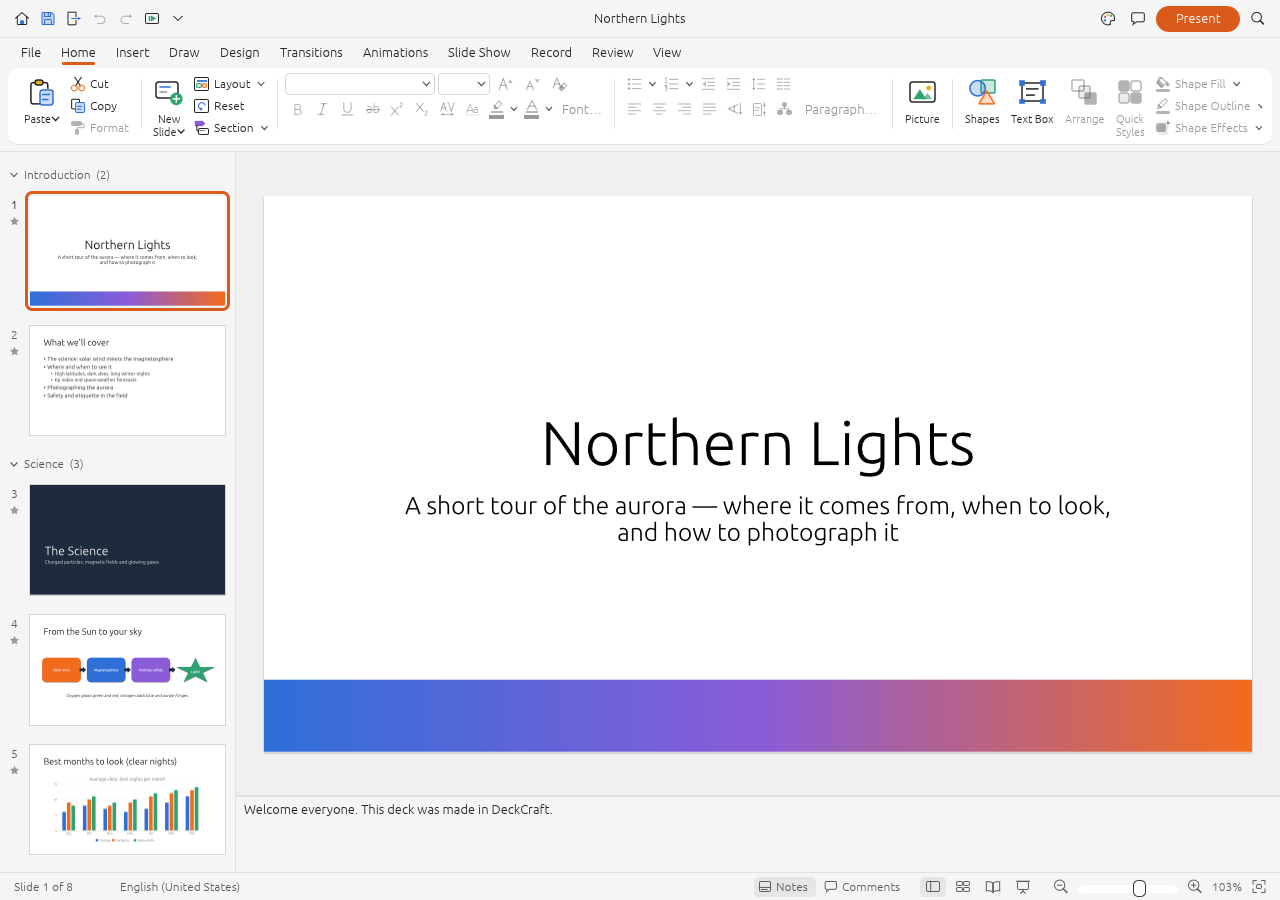
<file: wasm/deckcraft/index.html>
<!DOCTYPE html>
<html lang="en">
<head>
  <script src="./host-bridge.js" data-module="deckcraft" data-version="0.8.0"></script>
  <meta charset="utf-8">
  <meta name="viewport" content="width=device-width, initial-scale=1, user-scalable=no">
  <title>DeckCraft</title>
  
<script type="module" src="./boot.js"></script>
  <link rel="icon" href="./ai.storyteller.deckcraft-74e97653dd8dd002.png" integrity="sha384-THDce39ERZRgdnEtM/35FnmU4IExPfz9k2XrApCGWP0NUMC98NUWG1VYUMNXNCiD"/>
  <style>
    html, body { margin: 0; padding: 0; width: 100%; height: 100%; overflow: hidden; background: #262626; }
    #deckcraft_canvas { position: absolute; inset: 0; width: 100%; height: 100%; display: block; }
    #deckcraft_loading { position: absolute; inset: 0; display: flex; flex-direction: column; align-items: center; justify-content: center;
      color: #b8b8b8; font: 14px system-ui, sans-serif; pointer-events: none; }
  </style>
<link rel="modulepreload" href="./deckcraft-web-c22a3bfc8b8eeaf6.js" crossorigin="anonymous" integrity="sha384-as4rBrliLo1MSceer0Jt4KJo9Qio4S/anVDFtyw0+XH5lFoalrj8l/GwLrHjx4O3"><link rel="preload" href="./deckcraft-web-c22a3bfc8b8eeaf6_bg.wasm?v=patched1" crossorigin="anonymous" integrity="sha384-1bSXfjtr2LZGW8uax2eNVItz5Oi9EufSoKjUdMHBa6RbIha/qaN8QN/riNu5u7Pf" as="fetch" type="application/wasm"></head>
<body>
  <canvas id="deckcraft_canvas"></canvas>
  <div id="deckcraft_loading">Loading DeckCraft&hellip;</div>
</body>
</html>
</file>
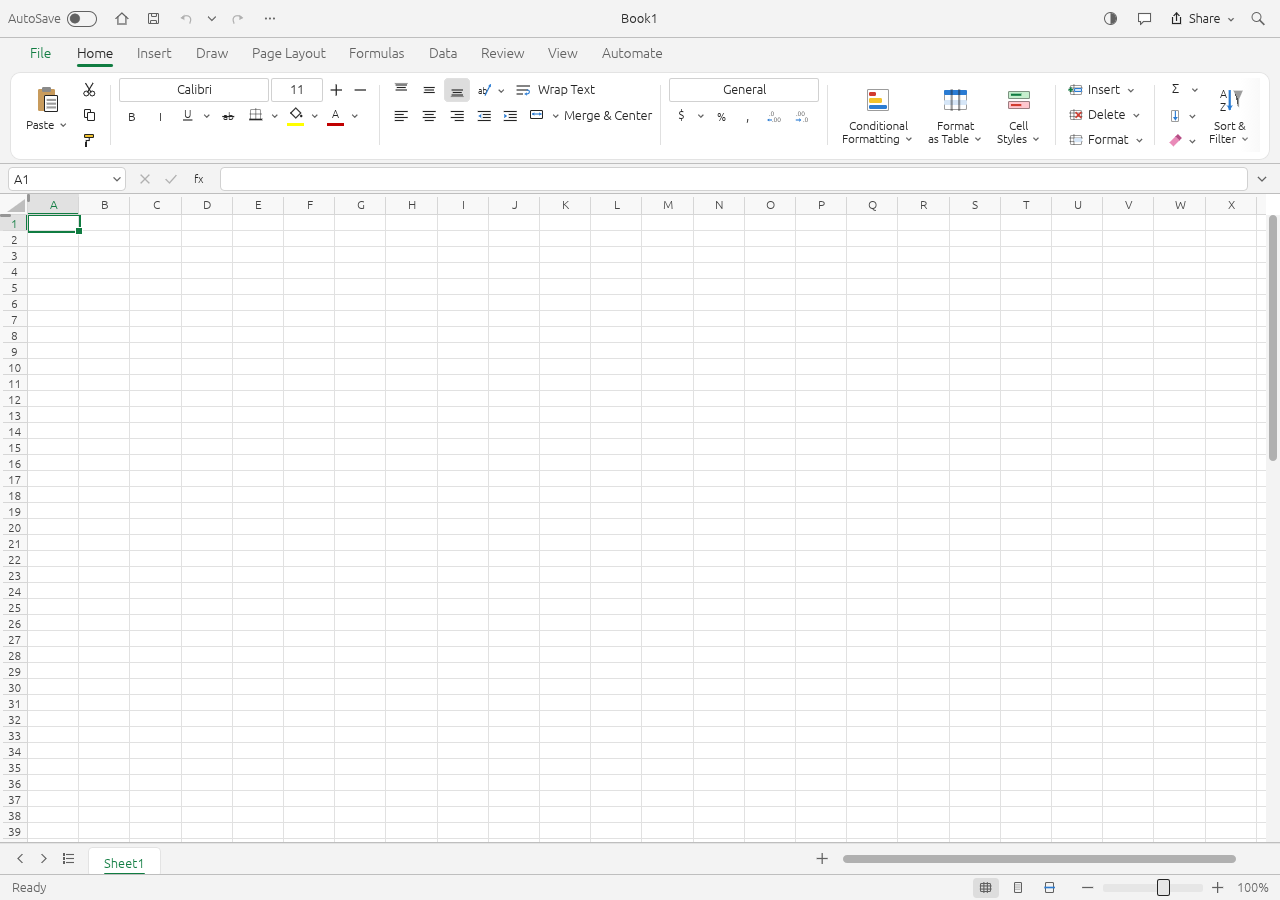
<file: wasm/gridcraft/index.html>
<!DOCTYPE html>
<html lang="en">
<head>
  <script src="./host-bridge.js" data-module="gridcraft" data-version="0.9.0"></script>
  <meta charset="utf-8">
  <meta name="viewport" content="width=device-width, initial-scale=1, user-scalable=no">
  <title>GridCraft</title>
  <link rel="icon" href="./gridcraft-45f84b7721cb79a9.ico" integrity="sha384-FzBCWcgv5VqBLEPSBvyC78gOs2HMh3hKu2LSLSXU01NgL5yKLk/nHdINuu0Ztky1"/>
  
<script type="module" src="./boot.js"></script>
  <style>
    html, body { margin: 0; padding: 0; width: 100%; height: 100%; overflow: hidden; background: #f3f3f3; }
    #gridcraft_canvas { position: absolute; inset: 0; width: 100%; height: 100%; display: block; }
    #gridcraft_loading { position: absolute; inset: 0; display: flex; flex-direction: column; align-items: center; justify-content: center;
      color: #555; font: 14px system-ui, sans-serif; pointer-events: none; }
  </style>
<link rel="modulepreload" href="./gridcraft-web-47d72c1e9c3ab366.js" crossorigin="anonymous" integrity="sha384-bABtJ3trFL5ZKd/MZQgVg/mgvz1li+3eEgWAkG/iNm7BHVEVVs+AOaHUAne0AAvJ"><link rel="preload" href="./gridcraft-web-47d72c1e9c3ab366_bg.wasm" crossorigin="anonymous" integrity="sha384-SRTay6SYgaY59piQ7m5VYWGI1sAXYcyYiGSaIhBnYkS8T3WZiNhCRwKPNmypk5H9" as="fetch" type="application/wasm"></head>
<body>
  <canvas id="gridcraft_canvas"></canvas>
  <div id="gridcraft_loading">Loading GridCraft&hellip;</div>
</body>
</html>
</file>
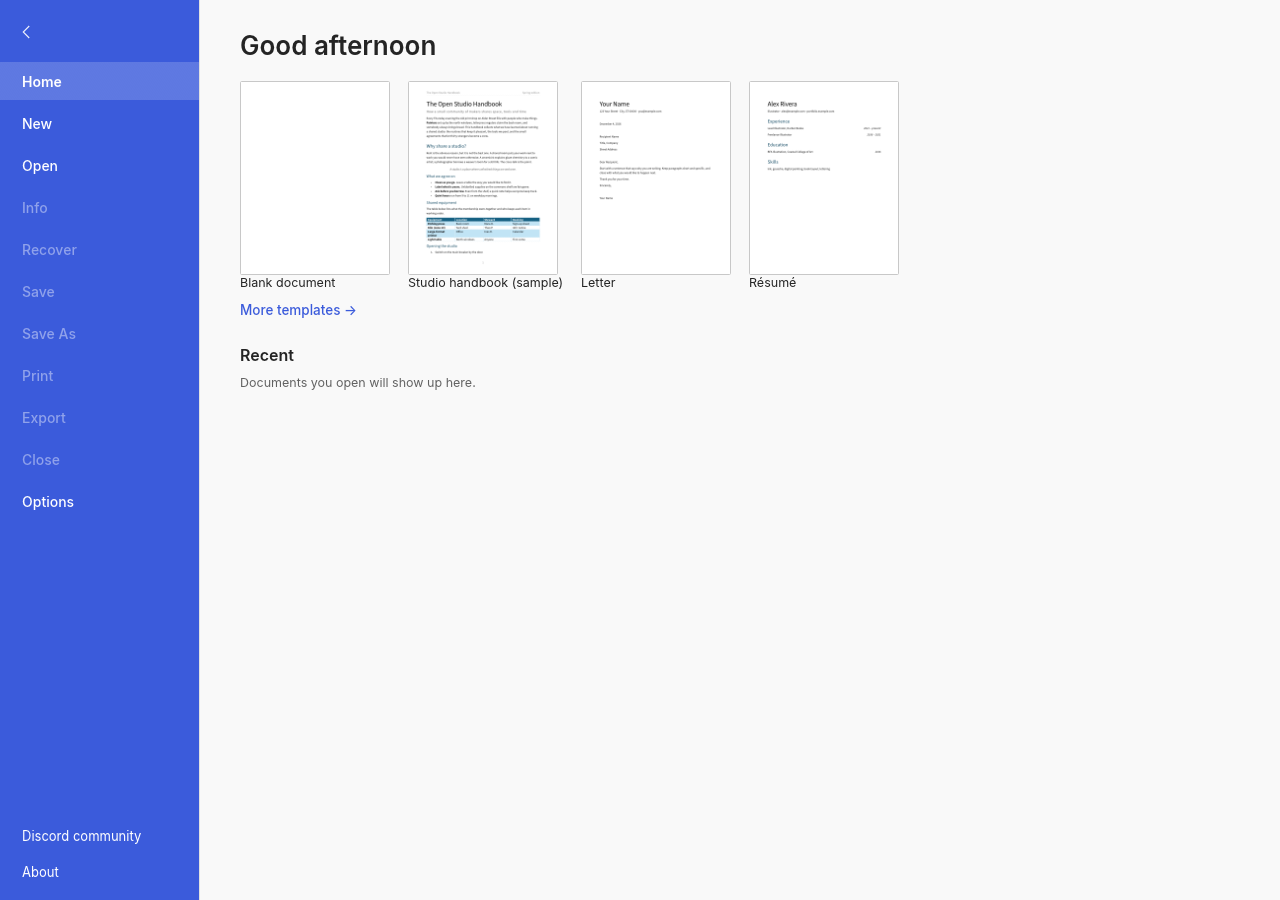
<file: wasm/wordcraft/index.html>
<!DOCTYPE html>
<html lang="en">
<head>
  <script src="./host-bridge.js" data-module="wordcraft" data-version="0.8.0"></script>
  <meta charset="utf-8">
  <meta name="viewport" content="width=device-width, initial-scale=1, user-scalable=no">
  <title>WordCraft</title>
  <link rel="icon" href="./wordcraft-fa59e09a3f921e03.ico" integrity="sha384-99DzWb82rFgkdw7hjKziyDQaHbMTklb9MWeLKF7LcVUnq80H4nDrc/pjHJtAj/AA"/>
  
<script type="module" src="./boot.js"></script>
  <style>
    html, body { margin: 0; padding: 0; width: 100%; height: 100%; overflow: hidden; background: #e6e6e6; }
    #wordcraft_canvas { position: absolute; inset: 0; width: 100%; height: 100%; display: block; }
    #wordcraft_loading { position: absolute; inset: 0; display: flex; flex-direction: column; align-items: center; justify-content: center;
      color: #555; font: 14px system-ui, sans-serif; pointer-events: none; }
  </style>
<link rel="modulepreload" href="./wordcraft-web-dac7e7b375acbaf2.js" crossorigin="anonymous" integrity="sha384-gYoGGTemmd2j3/dhKoEl8zLsVnqxKhYemDwQefw7ScuxIQG5yPZn19Yu+kL2oa66"><link rel="preload" href="./wordcraft-web-dac7e7b375acbaf2_bg.wasm" crossorigin="anonymous" integrity="sha384-uSXbkJ/sRVLCG4PMg3n9MFBeTPjohru9DWv3Azk4CfNP4BKlfPU2V3KU+iGqZhg3" as="fetch" type="application/wasm"></head>
<body>
  <canvas id="wordcraft_canvas"></canvas>
  <div id="wordcraft_loading">Loading WordCraft&hellip;</div>
</body>
</html>
</file>
